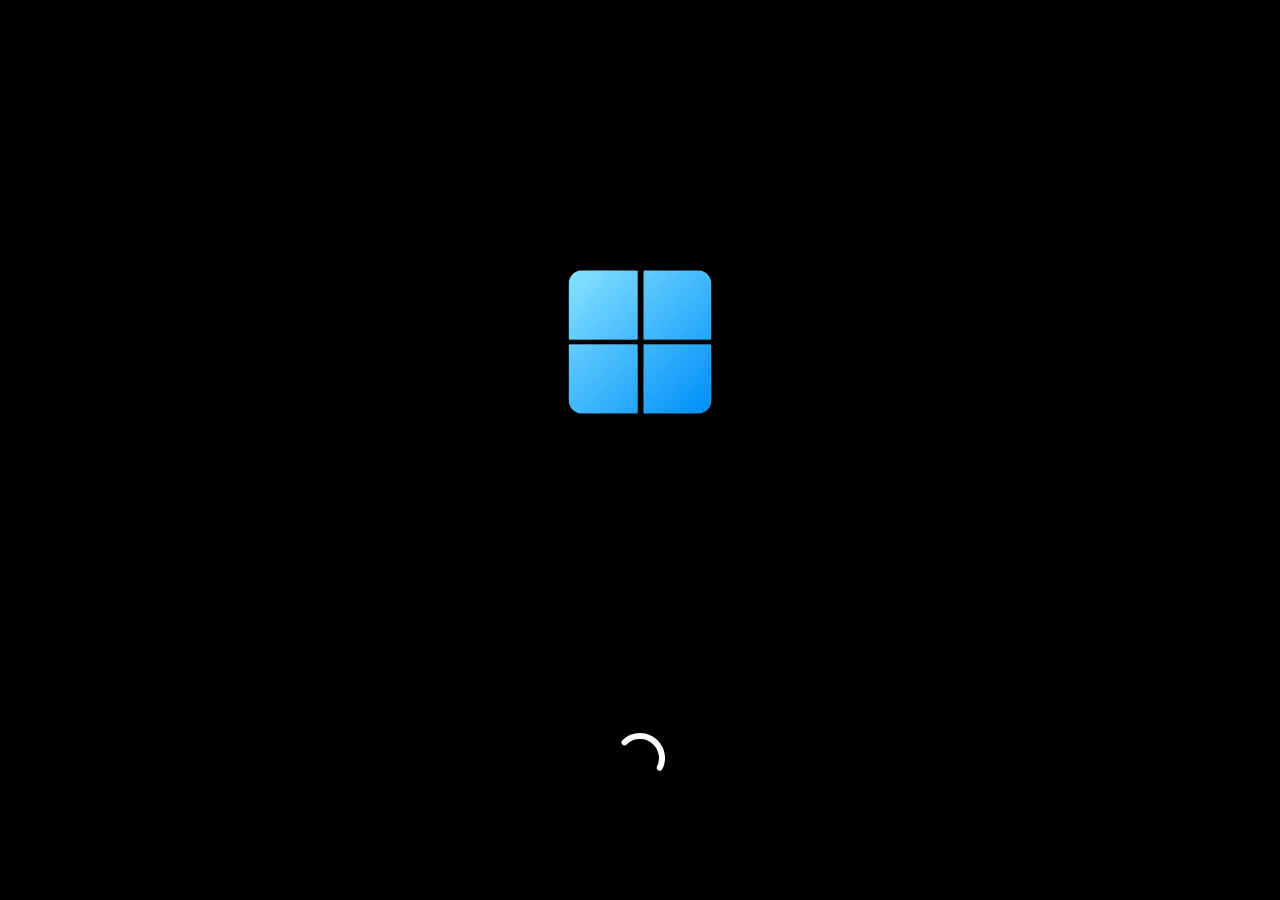
<file: on.html>
<!DOCTYPE html>
<html lang="en">
<head>
  <meta charset="UTF-8">
  <meta name="viewport" content="width=device-width, initial-scale=1.0">
  <title>Startup Screen</title>
  <style>
    body {
      margin: 0;
      height: 100vh;
      display: flex;
      flex-direction: column;
      justify-content: center;
      align-items: center;
      background-color: #000;
      color: white;
      overflow: hidden;
      transition: opacity 1s ease-in-out;
    }

    body.fade-out {
      opacity: 0;
    }

    .logo {
      width: 150px;
      height: 50vh;
      background: url('logo.png') no-repeat center;
      background-size: contain;
      margin-bottom: 13%;
    }

    .spinner {
      box-sizing: border-box;
      width: 50px;
      height: 50px;
      padding: 3px;
      overflow: visible;
    }

    .spinner > circle {
      fill: none;
      stroke: currentColor;
      cx: 50%;
      cy: 50%;
      r: 50%;
      stroke-width: 6px;
      stroke-linecap: round;
      transform-origin: center;
    }
  </style>
</head>
<body>
  <div class="logo"></div>
  <svg class="spinner">
    <circle>
      <animateTransform
        attributeName="transform"
        type="rotate"
        values="-90;810"
        keyTimes="0;1"
        dur="2s"
        repeatCount="indefinite"
      />
      <animate
        attributeName="stroke-dashoffset"
        values="0%;0%;-157.080%"
        calcMode="spline"
        keySplines="0.61, 1, 0.88, 1; 0.12, 0, 0.39, 0"
        keyTimes="0;0.5;1"
        dur="2s"
        repeatCount="indefinite"
      />
      <animate
        attributeName="stroke-dasharray"
        values="0% 314.159%;157.080% 157.080%;0% 314.159%"
        calcMode="spline"
        keySplines="0.61, 1, 0.88, 1; 0.12, 0, 0.39, 0"
        keyTimes="0;0.5;1"
        dur="2s"
        repeatCount="indefinite"
      />
    </circle>
  </svg>
  <script>
    setTimeout(() => {
    document.body.classList.add('fade-out');
    setTimeout(() => {
    window.location.href = 'time.html';
    }, 1000);
    }, 2500);
  </script>
</body>
</html>
</file>
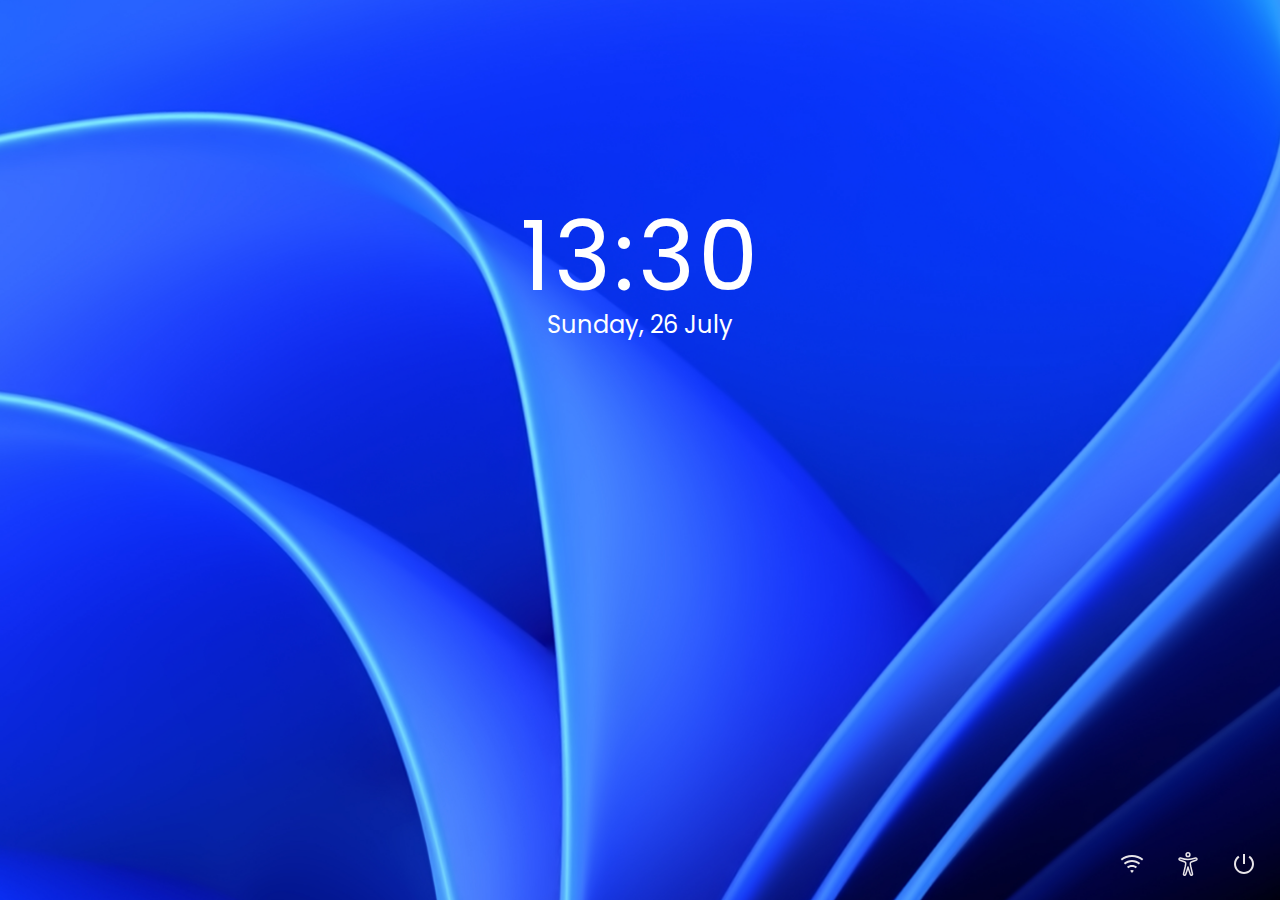
<file: time.html>
<!DOCTYPE html>
<html lang="en">
<head>
  <meta charset="UTF-8">
  <meta name="viewport" content="width=device-width, initial-scale=1.0">
  <title>Windows 11 Login Screen</title>
      <link rel="preconnect" href="https://fonts.googleapis.com">
    <link rel="preconnect" href="https://fonts.gstatic.com" crossorigin>
    <link href="https://fonts.googleapis.com/css2?family=Poppins:wght@300;400;500;600&display=swap" rel="stylesheet">
  <style>
:root {
  --light-grey: #e8e5e9;
}

* {
  margin: 0;
  padding: 0;
  box-sizing: border-box;
  font-family: "Segoe UI", Arial, sans-serif;
  transition-duration: 0.3s;
}

body {
  /* background: var(--wallpaper) center no-repeat; */
  background-image: url("timebg.jpg");
  background-size: cover;
  height: 100vh;
    transition: transform 0.5s ease-in-out;
}

    body.slide-up {
      transform: translateY(-100%);
    }

section {
  /* backdrop-filter: blur(1rem); */
  display: flex;
  justify-content: center;
  align-items: center;
  height: 100%;
}

form {
  display: flex;
  flex-direction: column;
  align-items: center;
  gap: 1rem;
}

#timeDisplay {
  width: auto;
  height: auto;
  /* background: var(--light-grey); */
    color: white;
    font-family: 'Times New Roman', Times, serif;
        /* font-size: 48px; */
      text-align: center;
      position: absolute;
      top: 23%;
}

    #time {
      font-size: 6rem;
          /* font-family: 'Gill Sans', 'Gill Sans MT', Calibri, 'Trebuchet MS', sans-serif; */
                  font-family: poppins, monospace;
                  line-height: 100px;
                  letter-spacing: 3px;
    }
    #dateInfo {
      font-size: 24px;
    font-family: poppins, monospace;
    }

.avatar svg {
  width: 1em;
  fill: #777;
  margin-top: -0.05em;
}

.username {
  font-size: 2rem;
  font-weight: bold;
  color: white;
  text-align: center;
}

.password {
  position: relative;
  color: var(--light-grey);
}

.password input {
  color: #fff;
  padding: 0.4rem 1rem;
  border-radius: 0.3rem;
  width: 20rem;
  margin-top: 1rem;
  border: 0.13rem solid rgba(200, 200, 200, 0.2);
  background: rgba(0, 0, 0, 0.5);
  outline: none;
  font-size: 1.2rem;
}

.password input:focus {
  border-bottom-color: currentcolor;
}

.password input::placeholder {
  color: currentcolor;
}

.password svg {
  width: 1.5em;
  fill: currentcolor;
  position: absolute;
  right: 0.5rem;
  top: 42%;
}

.btn {
  min-height: 2.5rem;
  min-width: 2.5rem;
  border-radius: 0.5rem;
  display: flex;
  justify-content: center;
  align-items: center;
  cursor: pointer;
}

.btn:hover {
  background-color: rgba(255, 255, 255, 0.1);
}

.bottom-right {
  position: absolute;
  bottom: 1rem;
  right: 1rem;
  display: flex;
  gap: 1rem;
  color: var(--light-grey);
}

.bottom-right svg {
  width: 1.5em;
  fill: currentcolor;
}

.bottom-left {
  position: absolute;
  bottom: 1rem;
  left: 1rem;
  display: flex;
  gap: 0.5rem;
  flex-direction: column;
}

.bottom-left .user .avatar {
  width: 40px;
  height: 40px;
  font-size: 1.3rem;
}

.bottom-left .user {
  display: flex;
  padding: 0.3rem 0.5rem;
  gap: 0.5rem;
  align-items: center;
  font-weight: bold;
  color: var(--light-grey);
}

  </style>
</head>
<body>
<section>

      <div id="timeDisplay">
    <div id="time"></div>
    <div id="dateInfo"></div>
  </div>


  <div class="bottom-right">
    <div class="btn">
      <svg xmlns="http://www.w3.org/2000/svg" viewBox="0 0 24 24">
        <path
          d="M0.689453 6.99659C3.78027 4.49704 7.71526 3 11.9999 3C16.2845 3 20.2195 4.49704 23.3104 6.99659L22.0536 8.55252C19.3062 6.3307 15.8085 5 11.9999 5C8.19133 5 4.69356 6.3307 1.94617 8.55252L0.689453 6.99659ZM3.83124 10.8864C6.0635 9.08119 8.90544 8 11.9999 8C15.0944 8 17.9363 9.08119 20.1686 10.8864L18.9118 12.4424C17.023 10.9149 14.6183 10 11.9999 10C9.38151 10 6.97679 10.9149 5.08796 12.4424L3.83124 10.8864ZM6.97304 14.7763C8.34673 13.6653 10.0956 13 11.9999 13C13.9042 13 15.6531 13.6653 17.0268 14.7763L15.7701 16.3322C14.7398 15.499 13.4281 15 11.9999 15C10.5717 15 9.26002 15.499 8.22975 16.3322L6.97304 14.7763ZM10.1148 18.6661C10.63 18.2495 11.2858 18 11.9999 18C12.714 18 13.3698 18.2495 13.885 18.6661L11.9999 21L10.1148 18.6661Z"
        ></path>
      </svg>
    </div>
    <div class="btn">
      <svg
        viewBox="0 0 512 512"
        xmlns="http://www.w3.org/2000/svg"
        fill="#000000"
      >
        <g stroke-width="0"></g>
        <g stroke-linecap="round" stroke-linejoin="round"></g>
        <g>
          <circle
            fill="none"
            stroke="currentcolor"
            stroke-linejoin="round"
            stroke-width="32"
            cx="256"
            cy="56"
            r="40"
          ></circle>
          <path
            fill="none"
            stroke="currentcolor"
            stroke-linejoin="round"
            stroke-width="32"
            d="M204.23,274.44c2.9-18.06,4.2-35.52-.5-47.59-4-10.38-12.7-16.19-23.2-20.15L88,176.76c-12-4-23.21-10.7-24-23.94-1-17,14-28,29-24,0,0,88,31.14,163,31.14s162-31,162-31c18-5,30,9,30,23.79,0,14.21-11,19.21-24,23.94l-88,31.91c-8,3-21,9-26,18.18-6,10.75-5,29.53-2.1,47.59l5.9,29.63L351.21,467.9c2.8,13.15-6.3,25.44-19.4,27.74S308,489,304.12,476.28L266.56,360.35q-2.71-8.34-4.8-16.87L256,320l-5.3,21.65q-2.52,10.35-5.8,20.48L208,476.18c-4,12.85-14.5,21.75-27.6,19.46S158,480.05,160.94,467.9l37.39-163.83Z"
          ></path>
        </g>
      </svg>
    </div>
    <div class="btn">
      <svg xmlns="http://www.w3.org/2000/svg" viewBox="0 0 24 24">
        <path
          d="M6.26489 3.80698L7.41191 5.44558C5.34875 6.89247 4 9.28873 4 12C4 16.4183 7.58172 20 12 20C16.4183 20 20 16.4183 20 12C20 9.28873 18.6512 6.89247 16.5881 5.44558L17.7351 3.80698C20.3141 5.61559 22 8.61091 22 12C22 17.5228 17.5228 22 12 22C6.47715 22 2 17.5228 2 12C2 8.61091 3.68594 5.61559 6.26489 3.80698ZM11 12V2H13V12H11Z"
        ></path>
      </svg>
    </div>
  </div>
</section>

  <script>
    function updateTime() {
      const now = new Date();
      const time = now.toLocaleTimeString('en-PK', { hour: '2-digit', minute: '2-digit', hour12: false });
      const day = now.toLocaleDateString('en-US', { weekday: 'long' });
      const date = now.getDate();
      const month = now.toLocaleDateString('en-US', { month: 'long' });
      document.getElementById('time').innerText = time;
      document.getElementById('dateInfo').innerText = `${day}, ${date} ${month}`;
    }
    updateTime();
    setInterval(updateTime, 1000);

        document.body.addEventListener('click', () => {
       document.body.classList.add('slide-up');
       setTimeout(() => {
         window.location.href = 'user.html';
       }, 500); 
     });
  </script>
</body>
</html>
</file>
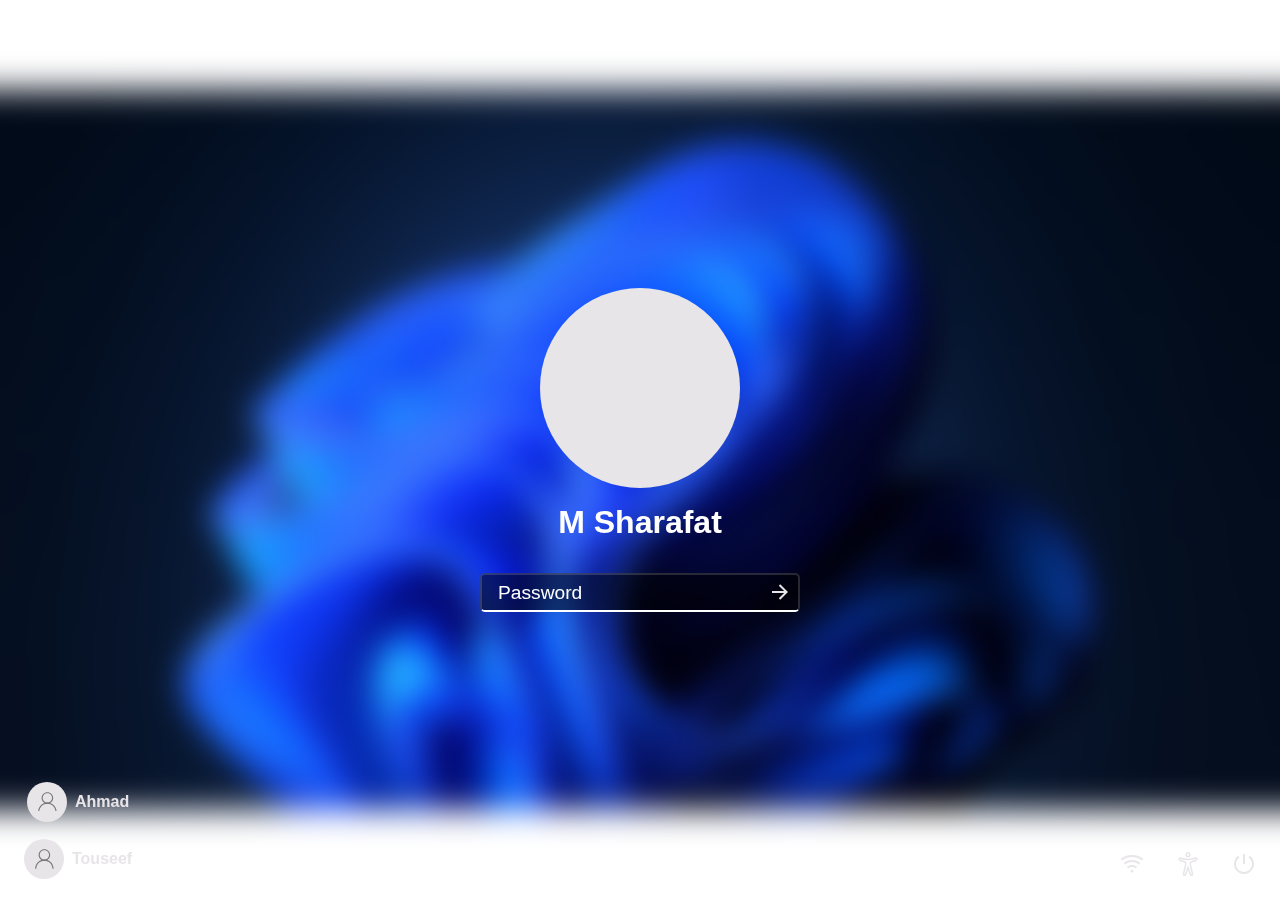
<file: user.html>
<!DOCTYPE html>
<html lang="en">
<head>
  <meta charset="UTF-8">
  <meta name="viewport" content="width=device-width, initial-scale=1.0">
  <title>Windows 11 Login Screen</title>
  <style>
:root {
  --wallpaper: url("userbg.jpg");
  --light-grey: #e8e5e9;
}

* {
  margin: 0;
  padding: 0;
  box-sizing: border-box;
  font-family: "Segoe UI", Arial, sans-serif;
  transition-duration: 0.3s;
}

body {
  background: var(--wallpaper) center no-repeat;
  background-size: 100vw;
  height: 100vh;
  transition: opacity 0.5s ease-in-out;
}

    body.fade-out {
      opacity: 0;
    }

section {
  backdrop-filter: blur(1rem);
  display: flex;
  justify-content: center;
  align-items: center;
  height: 100%;
}

form {
  display: flex;
  flex-direction: column;
  align-items: center;
  gap: 1rem;
}

.avatar {
  width: 200px;
  height: 200px;
  background: var(--light-grey);
  border-radius: 200px;
  font-size: 6rem;
  display: flex;
  justify-content: center;
  align-items: center;
}

.avatar svg {
  width: 1em;
  fill: #777;
  margin-top: -0.05em;
}

.username {
  font-size: 2rem;
  font-weight: bold;
  color: white;
  text-align: center;
}

.password {
  position: relative;
  color: var(--light-grey);
}

.password input {
  color: #fff;
  padding: 0.4rem 1rem;
  border-radius: 0.3rem;
  width: 20rem;
  margin-top: 1rem;
  border: 0.13rem solid rgba(200, 200, 200, 0.2);
  background: rgba(0, 0, 0, 0.5);
  outline: none;
  font-size: 1.2rem;
}

.password input:focus {
  border-bottom-color: currentcolor;
}

.password input::placeholder {
  color: currentcolor;
}

.password svg {
  width: 1.5em;
  fill: currentcolor;
  position: absolute;
  right: 0.5rem;
  top: 42%;
}

.btn {
  min-height: 2.5rem;
  min-width: 2.5rem;
  border-radius: 0.5rem;
  display: flex;
  justify-content: center;
  align-items: center;
  cursor: pointer;
}

.btn:hover {
  background-color: rgba(255, 255, 255, 0.1);
}

.bottom-right {
  position: absolute;
  bottom: 1rem;
  right: 1rem;
  display: flex;
  gap: 1rem;
  color: var(--light-grey);
}

.bottom-right svg {
  width: 1.5em;
  fill: currentcolor;
}

.bottom-left {
  position: absolute;
  bottom: 1rem;
  left: 1rem;
  display: flex;
  gap: 0.5rem;
  flex-direction: column;
}

.bottom-left .user .avatar {
  width: 40px;
  height: 40px;
  font-size: 1.3rem;
}

.bottom-left .user {
  display: flex;
  padding: 0.3rem 0.5rem;
  gap: 0.5rem;
  align-items: center;
  font-weight: bold;
  color: var(--light-grey);
}

  </style>
</head>
<body>
<section>
  <form>
    <div class="avatar">

    </div>
    <p class="username">M Sharafat</p>
    <div class="password">
      <input type="password" placeholder="Password" autofocus />
      <svg xmlns="http://www.w3.org/2000/svg" viewBox="0 0 24 24">
        <path
          d="M16.1716 10.9999L10.8076 5.63589L12.2218 4.22168L20 11.9999L12.2218 19.778L10.8076 18.3638L16.1716 12.9999H4V10.9999H16.1716Z"
        ></path>
      </svg>
    </div>
  </form>

  <div class="bottom-left">
    <div class="user btn">
      <div class="avatar">
        <svg
          viewBox="0 0 1024 1024"
          version="1.1"
          xmlns="http://www.w3.org/2000/svg"
        >
          <path
            d="M512 625.778c-159.289 0-284.444-125.156-284.444-284.445S352.71 56.89 512 56.89s284.444 125.155 284.444 284.444S671.29 625.778 512 625.778z m0-56.89c125.156 0 227.556-102.4 227.556-227.555S637.156 113.778 512 113.778s-227.556 102.4-227.556 227.555S386.844 568.89 512 568.89z"
          />
          <path
            d="M56.889 1024c0-250.311 204.8-455.111 455.111-455.111S967.111 773.689 967.111 1024h-56.889c0-221.867-176.355-398.222-398.222-398.222S113.778 802.133 113.778 1024h-56.89z"
          />
        </svg>
      </div>
      <p>Ahmad</p>
    </div>

    <div class="user btn">
      <div class="avatar">
        <svg
          viewBox="0 0 1024 1024"
          version="1.1"
          xmlns="http://www.w3.org/2000/svg"
        >
          <path
            d="M512 625.778c-159.289 0-284.444-125.156-284.444-284.445S352.71 56.89 512 56.89s284.444 125.155 284.444 284.444S671.29 625.778 512 625.778z m0-56.89c125.156 0 227.556-102.4 227.556-227.555S637.156 113.778 512 113.778s-227.556 102.4-227.556 227.555S386.844 568.89 512 568.89z"
          />
          <path
            d="M56.889 1024c0-250.311 204.8-455.111 455.111-455.111S967.111 773.689 967.111 1024h-56.889c0-221.867-176.355-398.222-398.222-398.222S113.778 802.133 113.778 1024h-56.89z"
          />
        </svg>
      </div>
      <p>Touseef</p>
    </div>
  </div>

  <div class="bottom-right">
    <div class="btn">
      <svg xmlns="http://www.w3.org/2000/svg" viewBox="0 0 24 24">
        <path
          d="M0.689453 6.99659C3.78027 4.49704 7.71526 3 11.9999 3C16.2845 3 20.2195 4.49704 23.3104 6.99659L22.0536 8.55252C19.3062 6.3307 15.8085 5 11.9999 5C8.19133 5 4.69356 6.3307 1.94617 8.55252L0.689453 6.99659ZM3.83124 10.8864C6.0635 9.08119 8.90544 8 11.9999 8C15.0944 8 17.9363 9.08119 20.1686 10.8864L18.9118 12.4424C17.023 10.9149 14.6183 10 11.9999 10C9.38151 10 6.97679 10.9149 5.08796 12.4424L3.83124 10.8864ZM6.97304 14.7763C8.34673 13.6653 10.0956 13 11.9999 13C13.9042 13 15.6531 13.6653 17.0268 14.7763L15.7701 16.3322C14.7398 15.499 13.4281 15 11.9999 15C10.5717 15 9.26002 15.499 8.22975 16.3322L6.97304 14.7763ZM10.1148 18.6661C10.63 18.2495 11.2858 18 11.9999 18C12.714 18 13.3698 18.2495 13.885 18.6661L11.9999 21L10.1148 18.6661Z"
        ></path>
      </svg>
    </div>
    <div class="btn">
      <svg
        viewBox="0 0 512 512"
        xmlns="http://www.w3.org/2000/svg"
        fill="#000000"
      >
        <g stroke-width="0"></g>
        <g stroke-linecap="round" stroke-linejoin="round"></g>
        <g>
          <circle
            fill="none"
            stroke="currentcolor"
            stroke-linejoin="round"
            stroke-width="32"
            cx="256"
            cy="56"
            r="40"
          ></circle>
          <path
            fill="none"
            stroke="currentcolor"
            stroke-linejoin="round"
            stroke-width="32"
            d="M204.23,274.44c2.9-18.06,4.2-35.52-.5-47.59-4-10.38-12.7-16.19-23.2-20.15L88,176.76c-12-4-23.21-10.7-24-23.94-1-17,14-28,29-24,0,0,88,31.14,163,31.14s162-31,162-31c18-5,30,9,30,23.79,0,14.21-11,19.21-24,23.94l-88,31.91c-8,3-21,9-26,18.18-6,10.75-5,29.53-2.1,47.59l5.9,29.63L351.21,467.9c2.8,13.15-6.3,25.44-19.4,27.74S308,489,304.12,476.28L266.56,360.35q-2.71-8.34-4.8-16.87L256,320l-5.3,21.65q-2.52,10.35-5.8,20.48L208,476.18c-4,12.85-14.5,21.75-27.6,19.46S158,480.05,160.94,467.9l37.39-163.83Z"
          ></path>
        </g>
      </svg>
    </div>
    <div class="btn">
      <svg xmlns="http://www.w3.org/2000/svg" viewBox="0 0 24 24">
        <path
          d="M6.26489 3.80698L7.41191 5.44558C5.34875 6.89247 4 9.28873 4 12C4 16.4183 7.58172 20 12 20C16.4183 20 20 16.4183 20 12C20 9.28873 18.6512 6.89247 16.5881 5.44558L17.7351 3.80698C20.3141 5.61559 22 8.61091 22 12C22 17.5228 17.5228 22 12 22C6.47715 22 2 17.5228 2 12C2 8.61091 3.68594 5.61559 6.26489 3.80698ZM11 12V2H13V12H11Z"
        ></path>
      </svg>
    </div>
  </div>
</section>


  <script>
    document.querySelector("form").addEventListener("submit", (e) => {
      e.preventDefault();
      document.querySelector("section").style.transform = "translateY(-100%)";
    });

         document.addEventListener('keydown', (event) => {
       if (event.key === 'Enter') {
         document.body.classList.add('fade-out');
         setTimeout(() => {
           window.location.href = 'index.html';
         }, 500);
       }
     });
  </script>
</body>
</html>
</file>
